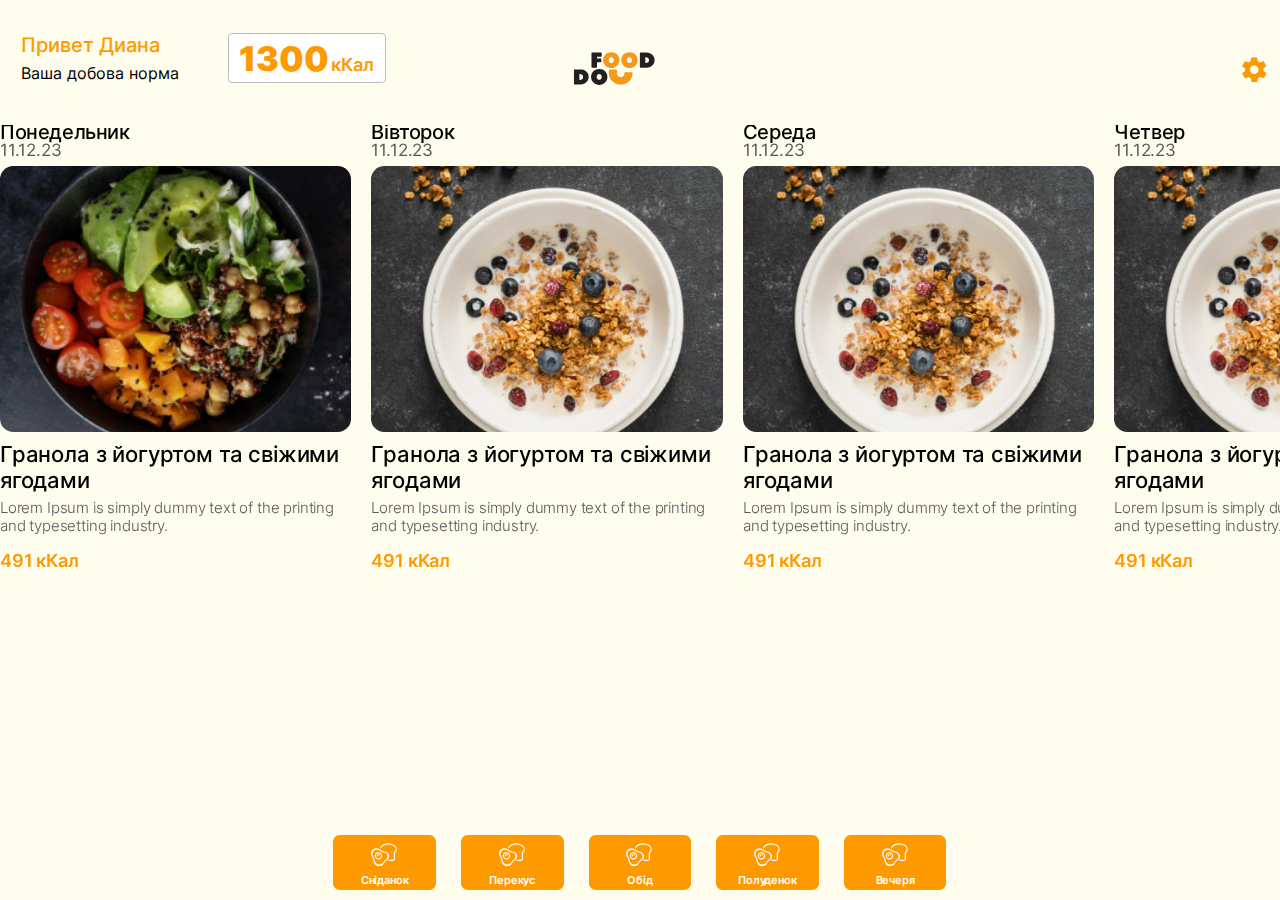
<file: index.html>
<!DOCTYPE html>
<html lang="en">

<head>
    <meta charset="UTF-8">
    <meta name="viewport" content="width=device-width, initial-scale=1.0">
    <title>Document</title>
    <link rel="stylesheet" href="https://cdn.jsdelivr.net/npm/swiper@10/swiper-bundle.min.css" /> 

    <link rel="stylesheet" href="./css/style.css">
</head>

<body>
    <div class="wrapper">
        <header class="header">
            <div class="header__container container">
                <div class="daily__content daily__content--mobile">
                    <div class="daily__content-left">
                        <h4 class="daily__content-name">Привет Диана</h4>
                        <span class="daily__content-value">Ваша добова норма</span>
                    </div>
                    <div class="daily__content-right">
                        <div class="daily__content-right-wrapper">
                            <span class="daily__content-numb">1300</span>
                            <span class="daily__content-variable">кКал</span>
                        </div>
                    </div>
                </div>
                
                <div class="header__content">
                    <a href="">
                        <svg class="header__icon" xmlns="http://www.w3.org/2000/svg" width="88" height="40"
                            viewBox="0 0 88 40" fill="none">
                            <path
                                d="M20.8114 18.0037V4.06874C20.8117 3.97566 20.8307 3.88355 20.8673 3.79774C20.9039 3.71192 20.9574 3.63409 21.0247 3.56874C21.1591 3.43534 21.3418 3.35982 21.5326 3.35874H30.4812C30.577 3.35962 30.6718 3.37828 30.7605 3.41374C30.8477 3.44818 30.927 3.49915 30.9942 3.56374C31.0631 3.63011 31.1168 3.71024 31.1516 3.79874C31.1905 3.88526 31.2096 3.97915 31.2075 4.07374V6.79874C31.2109 6.89456 31.1936 6.99001 31.1567 7.07874C31.1187 7.16562 31.0654 7.24518 30.9992 7.31374C30.9305 7.37996 30.8495 7.43258 30.7605 7.46874C30.6723 7.50546 30.5769 7.52254 30.4812 7.51874H26.4183V9.31374H30.0394C30.1355 9.31168 30.2308 9.33046 30.3187 9.36874C30.408 9.4042 30.4891 9.4569 30.5574 9.52374C30.6241 9.59188 30.6775 9.67154 30.7148 9.75874C30.7513 9.84599 30.7703 9.93938 30.7707 10.0337V12.5337C30.7698 12.6297 30.7509 12.7246 30.7148 12.8137C30.6762 12.8987 30.6229 12.9766 30.5574 13.0437C30.4891 13.1106 30.408 13.1633 30.3187 13.1987C30.2308 13.237 30.1355 13.2558 30.0394 13.2537H26.4081V18.0037C26.4093 18.0982 26.3902 18.1919 26.3523 18.2787C26.3163 18.3659 26.2633 18.4452 26.1962 18.5121C26.1291 18.579 26.0492 18.6322 25.9612 18.6687C25.8723 18.7038 25.7776 18.7224 25.6819 18.7237H21.5377C21.345 18.7211 21.1611 18.6443 21.0253 18.5097C20.8895 18.3751 20.8127 18.1934 20.8114 18.0037Z"
                                fill="#231F20" />
                            <path
                                d="M69.9577 18.0037V4.06874C69.9605 3.88118 70.0369 3.70196 70.171 3.56874C70.3054 3.43534 70.4881 3.35982 70.6789 3.35874H74.5031C75.7347 3.34702 76.9655 3.42557 78.1852 3.59374C79.0485 3.7041 79.8885 3.94882 80.6737 4.31874C81.971 4.94123 83.0679 5.90517 83.8428 7.10374C84.5706 8.29687 84.9437 9.66718 84.9195 11.0587C84.9438 12.4487 84.5707 13.8175 83.8428 15.0087C83.0815 16.1948 82.0096 17.1569 80.7398 17.7937C79.9382 18.1685 79.0809 18.415 78.2004 18.5237C76.8536 18.6979 75.4957 18.7748 74.1375 18.7537H70.7145C70.6143 18.7596 70.514 18.7443 70.4203 18.7089C70.3266 18.6736 70.2416 18.619 70.171 18.5487C70.0993 18.4787 70.0424 18.3955 70.0034 18.3037C69.9661 18.2082 69.9505 18.1058 69.9577 18.0037ZM75.5036 14.0037C76.4957 14.08 77.4841 13.8168 78.302 13.2587C78.6101 12.9717 78.848 12.6195 78.9978 12.2287C79.146 11.8378 79.205 11.4196 79.1704 11.0037C79.1965 10.5922 79.1342 10.18 78.9876 9.79374C78.8377 9.40696 78.6037 9.05712 78.302 8.76874C77.5596 8.21092 76.6319 7.94693 75.7017 8.02874H75.4579L75.5036 14.0037Z"
                                fill="#231F20" />
                            <path
                                d="M3.00052 35.0487V21.1037C3.00186 20.915 3.07897 20.7344 3.21502 20.6014C3.35108 20.4684 3.53503 20.3937 3.72677 20.3937H7.52562C8.75706 20.3803 9.98781 20.4572 11.2077 20.6237C12.0717 20.7335 12.9121 20.98 13.6962 21.3537C14.9935 21.9762 16.0903 22.9402 16.8653 24.1387C17.5932 25.33 17.9663 26.6987 17.942 28.0887C17.9663 29.4787 17.5932 30.8475 16.8653 32.0387C16.1043 33.2263 15.0324 34.1901 13.7622 34.8287C12.9698 35.1987 12.1232 35.4434 11.2534 35.5537C9.90666 35.7292 8.54874 35.8078 7.19043 35.7887H3.76232C3.66188 35.7896 3.56211 35.7727 3.46776 35.7387C3.3748 35.7046 3.29005 35.6518 3.2189 35.5837C3.14835 35.5128 3.09155 35.4298 3.05131 35.3387C3.01399 35.2466 2.99669 35.1478 3.00052 35.0487ZM8.54643 31.0487C9.53828 31.1225 10.5259 30.8596 11.3448 30.3037C11.6469 30.0225 11.8826 29.6794 12.0355 29.2987C12.1837 28.9079 12.2427 28.4896 12.2082 28.0737C12.2404 27.6612 12.1815 27.2467 12.0355 26.8587C11.883 26.4733 11.6493 26.1239 11.3499 25.8337C10.6069 25.2773 9.6792 25.015 8.74958 25.0987H8.51088L8.54643 31.0487Z"
                                fill="#231F20" />
                            <path
                                d="M49.2114 11.0787C49.2206 12.1564 49.0135 13.2252 48.6019 14.2237C48.2026 15.1987 47.6031 16.0821 46.8411 16.8185C46.0791 17.555 45.1709 18.1287 44.1733 18.5037C42.0809 19.3039 39.76 19.3039 37.6675 18.5037C36.657 18.1176 35.7363 17.5342 34.9606 16.7887C34.2093 16.059 33.6196 15.1839 33.2288 14.2187C32.8256 13.2114 32.6255 12.1364 32.6397 11.0537C32.6263 9.96629 32.8264 8.88654 33.2288 7.87374C33.6196 6.90854 34.2093 6.0335 34.9606 5.30374C35.7361 4.56286 36.6525 3.98004 37.6574 3.58874C39.7649 2.80375 42.0912 2.80375 44.1987 3.58874C45.2035 3.98004 46.12 4.56286 46.8955 5.30374C47.6468 6.0335 48.2365 6.90854 48.6273 7.87374C49.034 8.89391 49.2325 9.983 49.2114 11.0787ZM40.8874 13.9737C41.2355 13.9844 41.5819 13.9213 41.9031 13.7887C42.2305 13.6486 42.5233 13.4406 42.7614 13.1787C43.2773 12.5995 43.5497 11.8486 43.5232 11.0787C43.5575 10.304 43.3008 9.54396 42.8021 8.94374C42.5583 8.68851 42.2646 8.48443 41.9387 8.34374C41.4471 8.13362 40.9015 8.0785 40.3768 8.18593C39.8521 8.29336 39.3741 8.55808 39.0083 8.94374C38.5009 9.53586 38.2397 10.2949 38.277 11.0687C38.239 11.8351 38.5007 12.5866 39.0083 13.1687C39.243 13.4333 39.5344 13.6434 39.8615 13.7837C40.1849 13.9213 40.5354 13.9862 40.8874 13.9737Z"
                                fill="#F4991A" />
                            <path
                                d="M67.642 11.0787C67.653 12.156 67.4476 13.2248 67.0376 14.2237C66.6429 15.1881 66.0518 16.0628 65.3007 16.7937C64.5306 17.5388 63.6149 18.1222 62.609 18.5087C60.5148 19.3087 58.1924 19.3087 56.0981 18.5087C55.0916 18.1235 54.1757 17.5399 53.4064 16.7937C52.6447 16.0674 52.0461 15.1919 51.6492 14.2237C51.2513 13.2149 51.0514 12.1409 51.0601 11.0587C51.0519 9.97169 51.2518 8.89288 51.6492 7.87871C52.0401 6.91233 52.6317 6.03698 53.3861 5.30871C54.1549 4.5643 55.0688 3.9809 56.0728 3.59371C58.1803 2.80873 60.5065 2.80873 62.6141 3.59371C63.6189 3.98502 64.5354 4.56783 65.3109 5.30871C66.0622 6.03847 66.6518 6.91352 67.0427 7.87871C67.454 8.89626 67.6577 9.98364 67.642 11.0787ZM59.3231 13.9737C59.6712 13.984 60.0175 13.921 60.3388 13.7887C60.6653 13.647 60.9577 13.4391 61.1971 13.1787C61.6969 12.593 61.9528 11.8427 61.9132 11.0787C61.9519 10.3042 61.6966 9.54326 61.1971 8.94371C60.9533 8.68848 60.6597 8.4844 60.3338 8.34371C60.0074 8.20181 59.6545 8.12852 59.2977 8.12852C58.9409 8.12852 58.588 8.20181 58.2617 8.34371C57.9357 8.4844 57.6421 8.68848 57.3983 8.94371C56.9123 9.54436 56.6731 10.3027 56.7279 11.0687C56.6857 11.833 56.9419 12.5843 57.444 13.1687C57.6816 13.4323 57.9744 13.6421 58.3023 13.7837C58.6248 13.9182 58.9729 13.983 59.3231 13.9737Z"
                                fill="#F4991A" />
                            <path
                                d="M36.9515 28.1137C36.9608 29.1913 36.7537 30.2601 36.3421 31.2587C35.9462 32.2213 35.3572 33.0954 34.6103 33.8287C33.8383 34.5739 32.9209 35.1573 31.9135 35.5437C29.8211 36.3439 27.5002 36.3439 25.4077 35.5437C24.396 35.1598 23.4748 34.5762 22.7008 33.8287C21.9495 33.0989 21.3598 32.2239 20.969 31.2587C20.5686 30.2506 20.3686 29.1761 20.3798 28.0937C20.3691 27.0065 20.569 25.9272 20.969 24.9137C21.358 23.9476 21.9479 23.0722 22.7008 22.3437C23.4713 21.6014 24.3847 21.0183 25.3874 20.6287C27.494 19.8386 29.8221 19.8386 31.9287 20.6287C32.9336 21.02 33.85 21.6028 34.6255 22.3437C35.3768 23.0735 35.9665 23.9485 36.3573 24.9137C36.7668 25.9316 36.9688 27.019 36.9515 28.1137ZM28.6276 31.0037C28.9758 31.0148 29.3223 30.9517 29.6433 30.8187C29.9707 30.6786 30.2635 30.4705 30.5016 30.2087C31.0028 29.6235 31.2605 28.8733 31.2228 28.1087C31.2567 27.3473 31.0096 26.5996 30.527 26.0037C30.2842 25.7477 29.9905 25.5436 29.6642 25.404C29.3379 25.2644 28.9859 25.1924 28.6301 25.1924C28.2744 25.1924 27.9224 25.2644 27.5961 25.404C27.2698 25.5436 26.9761 25.7477 26.7333 26.0037C26.2295 26.5973 25.972 27.3562 26.0121 28.1287C25.9713 28.8937 26.2294 29.645 26.7333 30.2287C26.9677 30.4946 27.2615 30.7033 27.5916 30.8387C27.9205 30.9677 28.2741 31.0241 28.6276 31.0037Z"
                                fill="#231F20" />
                            <path
                                d="M38.4447 24.0037C38.4348 25.5709 38.7296 27.1256 39.3131 28.5837C39.8901 29.9769 40.7548 31.2369 41.8525 32.2837C42.9643 33.3893 44.2908 34.2633 45.7529 34.8537C48.7801 36.0087 52.1364 36.0087 55.1637 34.8537C56.6188 34.2822 57.9444 33.4325 59.0641 32.3537C60.1799 31.2861 61.0645 30.0071 61.6644 28.5937C62.2329 27.1958 62.5275 25.7045 62.5328 24.1987V24.0237C62.5197 23.8345 62.4366 23.6566 62.2992 23.5237C62.1628 23.3939 61.981 23.3206 61.7913 23.3187H55.057C54.8716 23.3133 54.6907 23.3757 54.5492 23.4937C54.4118 23.6084 54.3216 23.7683 54.2952 23.9437L54.2089 24.4437C54.1872 25.4167 53.8288 26.3533 53.1931 27.0987C52.8363 27.4633 52.4077 27.7525 51.9336 27.9487C51.4615 28.1468 50.9537 28.2488 50.4405 28.2488C49.9273 28.2488 49.4195 28.1468 48.9474 27.9487C48.4756 27.751 48.049 27.462 47.6929 27.0987C46.9662 26.2479 46.591 25.1592 46.6417 24.0487V21.1487C46.6398 20.962 46.5653 20.783 46.4334 20.6487C46.2983 20.5157 46.1166 20.4388 45.9256 20.4337H39.1557C38.9639 20.4402 38.7823 20.5202 38.6495 20.6565C38.5167 20.7928 38.4432 20.9748 38.4447 21.1637V24.0037Z"
                                fill="#F4991A" />
                        </svg>
                    </a>
                    <a href="">
                        <svg class="header__icon--settings" xmlns="http://www.w3.org/2000/svg" width="25" height="25"
                            viewBox="0 0 25 25" fill="none">
                            <g clip-path="url(#clip0_1221_135)">
                                <path
                                    d="M21.7173 13.8191C21.7173 13.4422 21.8429 13.0653 21.8429 12.5628C21.8429 12.0603 21.8429 11.6834 21.7173 11.3065L24.3554 9.17085C24.6067 8.9196 24.6067 8.66834 24.4811 8.41709L21.9685 4.0201C21.8429 3.89447 21.5917 3.76884 21.2147 3.89447L18.074 5.15075C17.4459 4.64824 16.6921 4.27136 15.9384 3.89447L15.4359 0.628141C15.5615 0.251256 15.1846 0 14.9333 0H9.90823C9.65692 0 9.28009 0.251256 9.28009 0.502513L8.77758 3.89447C8.02381 4.14573 7.39567 4.64824 6.6419 5.15075L3.62683 3.89447C3.24995 3.76884 2.99869 3.89447 2.74739 4.14573L0.234831 8.54271C0.109203 8.66834 0.234831 9.04523 0.486087 9.29648L3.12427 11.3065C3.12427 11.6834 2.99865 12.0603 2.99865 12.5628C2.99865 13.0653 2.99865 13.4422 3.12427 13.8191L0.486087 15.9548C0.234831 16.2061 0.234831 16.4573 0.360459 16.7086L2.87302 21.1056C2.99865 21.2312 3.24985 21.3568 3.62679 21.2312L6.76748 19.9749C7.39562 20.4774 8.14939 20.8543 8.90316 21.2312L9.40567 24.4975C9.40567 24.7488 9.65692 25 10.0338 25H15.0589C15.3102 25 15.6871 24.7487 15.6871 24.4975L16.1896 21.2312C16.9433 20.8543 17.6971 20.4774 18.3253 19.9749L21.4659 21.2312C21.7173 21.3568 22.0941 21.2312 22.2198 20.9799L24.7323 16.5829C24.858 16.3317 24.858 15.9548 24.6066 15.8291L21.7173 13.8191ZM12.4208 16.9598C10.0339 16.9598 8.02381 14.9497 8.02381 12.5628C8.02381 10.1759 10.0339 8.16583 12.4208 8.16583C14.8077 8.16583 16.8178 10.1759 16.8178 12.5628C16.8178 14.9497 14.8077 16.9598 12.4208 16.9598Z"
                                    fill="#FF9900" />
                            </g>
                            <defs>
                                <clipPath id="clip0_1221_135">
                                    <rect width="25" height="25" fill="white" />
                                </clipPath>
                            </defs>
                        </svg>
                    </a>
                </div>
            </div>
        </header>

        <main class="main">
            <section class="daily">
                <div class="container daily__container">
                    <div class="daily__content">
                        <div class="daily__content-left">
                            <h4 class="daily__content-name">Привет Диана</h4>
                            <span class="daily__content-value">Ваша добова норма</span>
                        </div>
                        <div class="daily__content-right">
                            <div class="daily__content-right-wrapper">
                                <span class="daily__content-numb">1300</span>
                                <span class="daily__content-variable">кКал</span>
                            </div>
                        </div>
                    </div>
                </div>
            </section>
            <section class="foods">
                <div class="container foods__container">
                    <div class="swiper__container">
                        <div class="swiper">
                            <div class="foods__wrapper">
                                <div class="swiper-wrapper">
                                    <div class="swiper-slide swiper-slide--food">
                                        <div class="swiper-slide__text-top">
                                            <h6 class="swiper-slide__day">Понедельник</h4>
                                                <span class="swiper-slide__date">11.12.23</span>
                                        </div>
                                            <a class="swiper-slide__img-link" href="./single-food.html">
                                                <div class="swiper-slide__img-wrapper">
                                                    <img class="swiper__slide-img" src="./img/foods/2.jpg" alt="foodImg">
                                                </div>
                                            </a>
                                        <div class="swiper-slide__text-bottom">
                                            <a href="./single-food.html">
                                                <h5 class="cases__slide-title">
                                                    Гранола з йогуртом та свіжими ягодами
                                                </h5>
                                            </a>
                                            <p class="cases__slide-text">
                                                Lorem Ipsum is simply dummy text of the printing and typesetting
                                                industry.
                                            </p>
                                            <span class="cases__slide-text__calories">491 кКал</span>
                                        </div>
                                    </div>
                                    <div class="swiper-slide swiper-slide--food">
                                        <div class="swiper-slide__text-top">
                                            <h6 class="swiper-slide__day">Вівторок</h4>
                                                <span class="swiper-slide__date">11.12.23</span>
                                        </div>
                                            <a class="swiper-slide__img-link" href="./single-food.html">
                                                <div class="swiper-slide__img-wrapper">
                                                    <img class="swiper__slide-img" src="./img/foods/1.jpg" alt="foodImg">
                                                </div>
                                            </a>
                                        <div class="swiper-slide__text-bottom">
                                            <a href="./single-food.html">
                                                <h5 class="cases__slide-title">
                                                    Гранола з йогуртом та свіжими ягодами
                                                </h5>
                                            </a>
                                            <p class="cases__slide-text">
                                                Lorem Ipsum is simply dummy text of the printing and typesetting
                                                industry.
                                            </p>
                                            <span class="cases__slide-text__calories">491 кКал</span>
                                        </div>
                                    </div>
                                    <div class="swiper-slide swiper-slide--food">
                                        <div class="swiper-slide__text-top">
                                            <h6 class="swiper-slide__day">Середа</h4>
                                                <span class="swiper-slide__date">11.12.23</span>
                                        </div>
                                            <a class="swiper-slide__img-link" href="./single-food.html">
                                                <div class="swiper-slide__img-wrapper">
                                                    <img class="swiper__slide-img" src="./img/foods/1.jpg" alt="foodImg">
                                                </div>
                                            </a>
                                        <div class="swiper-slide__text-bottom">
                                            <a href="./single-food.html">
                                                <h5 class="cases__slide-title">
                                                    Гранола з йогуртом та свіжими ягодами
                                                </h5>
                                            </a>
                                            <p class="cases__slide-text">
                                                Lorem Ipsum is simply dummy text of the printing and typesetting
                                                industry.
                                            </p>
                                            <span class="cases__slide-text__calories">491 кКал</span>
                                        </div>
                                    </div>
                                    <div class="swiper-slide swiper-slide--food">
                                        <div class="swiper-slide__text-top">
                                            <h6 class="swiper-slide__day">Четвер</h4>
                                                <span class="swiper-slide__date">11.12.23</span>
                                        </div>
                                            <a class="swiper-slide__img-link" href="./single-food.html">
                                                <div class="swiper-slide__img-wrapper">
                                                    <img class="swiper__slide-img" src="./img/foods/1.jpg" alt="foodImg">
                                                </div>
                                            </a>
                                        <div class="swiper-slide__text-bottom">
                                            <a href="./single-food.html">
                                                <h5 class="cases__slide-title">
                                                    Гранола з йогуртом та свіжими ягодами
                                                </h5>
                                            </a>
                                            <p class="cases__slide-text">
                                                Lorem Ipsum is simply dummy text of the printing and typesetting
                                                industry.
                                            </p>
                                            <span class="cases__slide-text__calories">491 кКал</span>
                                        </div>
                                    </div>
                                    <div class="swiper-slide swiper-slide--food">
                                        <div class="swiper-slide__text-top">
                                            <h6 class="swiper-slide__day">п'ятниця</h4>
                                                <span class="swiper-slide__date">11.12.23</span>
                                        </div>
                                            <a class="swiper-slide__img-link" href="./single-food.html">
                                                <div class="swiper-slide__img-wrapper">
                                                    <img class="swiper__slide-img" src="./img/foods/1.jpg" alt="foodImg">
                                                </div>
                                            </a>
                                        <div class="swiper-slide__text-bottom">
                                            <a href="./single-food.html">
                                                <h5 class="cases__slide-title">
                                                    Гранола з йогуртом та свіжими ягодами
                                                </h5>
                                            </a>
                                            <p class="cases__slide-text">
                                                Lorem Ipsum is simply dummy text of the printing and typesetting
                                                industry.
                                            </p>
                                            <span class="cases__slide-text__calories">491 кКал</span>
                                        </div>
                                    </div>
                                    <div class="swiper-slide swiper-slide--food">
                                        <div class="swiper-slide__text-top">
                                            <h6 class="swiper-slide__day">Субота</h4>
                                                <span class="swiper-slide__date">11.12.23</span>
                                        </div>
                                            <a class="swiper-slide__img-link" href="./single-food.html">
                                                <div class="swiper-slide__img-wrapper">
                                                    <img class="swiper__slide-img" src="./img/foods/1.jpg" alt="foodImg">
                                                </div>
                                            </a>
                                        <div class="swiper-slide__text-bottom">
                                            <a href="./single-food.html">
                                                <h5 class="cases__slide-title">
                                                    Гранола з йогуртом та свіжими ягодами
                                                </h5>
                                            </a>
                                            <p class="cases__slide-text">
                                                Lorem Ipsum is simply dummy text of the printing and typesetting
                                                industry.
                                            </p>
                                            <span class="cases__slide-text__calories">491 кКал</span>
                                        </div>
                                    </div>
                                    <div class="swiper-slide swiper-slide--food">
                                        <div class="swiper-slide__text-top">
                                            <h6 class="swiper-slide__day">Неділя</h4>
                                                <span class="swiper-slide__date">11.12.23</span>
                                        </div>
                                            <a class="swiper-slide__img-link" href="./single-food.html">
                                                <div class="swiper-slide__img-wrapper">
                                                    <img class="swiper__slide-img" src="./img/foods/1.jpg" alt="foodImg">
                                                </div>
                                            </a>
                                        <div class="swiper-slide__text-bottom">
                                            <a href="./single-food.html">
                                                <h5 class="cases__slide-title">
                                                    Гранола з йогуртом та свіжими ягодами
                                                </h5>
                                            </a>
                                            <p class="cases__slide-text">
                                                Lorem Ipsum is simply dummy text of the printing and typesetting
                                                industry.
                                            </p>
                                            <span class="cases__slide-text__calories">491 кКал</span>
                                        </div>
                                    </div>
                                    
                                </div>
                            </div>
                        </div>
                    </div>
                </div>
            </section>
        </main>
        <footer class="footer">
            <div class="container footer__container">
                <div class="footer__content">
                    <nav class="footer__navigation">
                        <div class="swiper__container">
                            <div class="swiper">
                                <div class="nav__wrapper">
                                    <div class="swiper-wrapper">
                                        <div class="swiper-slide swiper__slide-nav">
                                            <a class="footer__navigation-list__item-link" href="">
                                                <li class="footer__navigation-list__item">
                                                    <svg class="swiper__icon" xmlns="http://www.w3.org/2000/svg" width="27" height="23"
                                                        viewBox="0 0 27 23" fill="none">
                                                        <path
                                                            d="M7.59672 15.329C6.13285 15.329 4.94743 14.141 4.94743 12.678C4.94743 11.2147 6.13285 10.0275 7.59672 10.0275C9.06058 10.0275 10.2468 11.2147 10.2468 12.678C10.2472 14.1406 9.06058 15.329 7.59672 15.329ZM7.59754 8.96021C5.54504 8.96021 3.88101 10.6257 3.88101 12.6776C3.88101 14.7302 5.54504 16.3945 7.59754 16.3945C9.65003 16.3945 11.3143 14.731 11.3143 12.6776C11.3143 10.6253 9.64958 8.96021 7.59754 8.96021Z"
                                                            fill="white" />
                                                        <path
                                                            d="M14.7144 16.7573C14.7144 16.7573 14.6809 16.7713 14.613 16.8057C14.3607 16.9566 13.6254 17.4919 12.4591 19.1729C12.337 19.343 12.2118 19.5226 12.0847 19.7182C11.2148 20.8124 9.86834 21.5162 8.35615 21.5162C5.88671 21.5162 3.86418 19.6456 3.62046 17.2384C3.61607 17.1418 3.6061 17.0432 3.60129 16.9518C3.45121 15.26 2.97917 14.4337 2.74563 14.1215C2.72646 14.0936 2.70729 14.0684 2.68775 14.0505C2.63907 13.9866 2.60951 13.961 2.60951 13.961C1.91428 13.1654 1.50135 12.1251 1.50135 10.9808C1.50135 8.45829 3.54785 6.41158 6.07115 6.41158C7.08728 6.41158 8.03001 6.73736 8.78948 7.30599C8.80866 7.32512 8.83279 7.33452 8.85192 7.36408C8.9158 7.42738 9.04133 7.52455 9.21703 7.66026C9.22643 7.67065 9.23176 7.68001 9.24158 7.68001C9.89728 8.17664 11.2691 9.0167 13.2956 9.39157C14.2765 9.49379 15.1527 9.9646 15.7802 10.6604C16.4126 11.3552 16.7954 12.2736 16.7954 13.2907C16.7958 14.7997 15.9503 16.1007 14.7144 16.7573ZM17.0816 10.0115C16.3312 9.17979 15.2837 8.61613 14.1092 8.49416C11.6845 8.04626 10.044 7.04031 9.25878 6.44668C9.24699 6.44668 9.24121 6.43531 9.22984 6.42336C9.02007 6.26109 8.86916 6.1445 8.79371 6.06905C8.76999 6.03395 8.74125 6.02234 8.71765 5.99898C7.81047 5.31852 6.68235 4.92895 5.4666 4.92895C2.44867 4.92936 0 7.37742 0 10.3955C0 11.7622 0.494209 13.0077 1.32614 13.9618C1.32614 13.9618 1.36087 13.9897 1.41937 14.0668C1.44215 14.0891 1.46551 14.1191 1.48846 14.1542C1.76809 14.5246 2.33135 15.5151 2.5116 17.5386C2.51739 17.6491 2.52917 17.7649 2.53574 17.8823C2.82638 20.7605 5.2455 23 8.20057 23C10.0089 23 11.6199 22.1573 12.6612 20.8483C12.8133 20.6152 12.9636 20.4 13.1097 20.1957C14.5053 18.1837 15.3831 17.5446 15.6857 17.3637C15.7668 17.3222 15.8079 17.3055 15.8079 17.3055C17.2849 16.5207 18.2977 14.9614 18.2977 13.1578C18.296 11.9426 17.8369 10.8435 17.0816 10.0115Z"
                                                            fill="white" />
                                                        <path
                                                            d="M6.14648 11.7562C6.14648 11.7562 6.69496 11.0385 7.63387 10.9932C8.2454 10.9842 8.62725 11.1656 8.74544 11.3291C8.86358 11.4924 9.06342 12.0744 8.36363 12.274C8.2181 12.2924 7.96342 12.1934 7.96342 12.1934C7.96342 12.1934 7.44508 12.0477 7.10912 12.4289C6.97299 12.6021 6.91811 12.7382 6.89114 12.8293C6.8638 12.9203 6.74085 13.2932 6.32944 13.2835C5.91869 13.2744 5.67337 12.8748 5.78256 12.5019C5.89176 12.1291 6.14648 11.7562 6.14648 11.7562Z"
                                                            fill="white" />
                                                        <path
                                                            d="M9.49231 5.21335C9.49231 5.21335 10.0342 5.51294 10.3338 4.85908C10.634 4.20498 11.0885 3.36845 12.4697 2.48726C13.1695 1.98726 14.9412 1.30586 16.7587 1.19683C17.5954 1.13295 19.7942 1.01518 22.2848 2.34173C22.8117 2.63237 24.547 3.73196 24.838 5.55888C24.9298 6.24927 24.9745 7.54626 23.4305 8.96062C23.2484 9.11194 23.1574 9.22109 23.1574 9.42548C23.1574 9.62987 23.1486 15.9641 23.1486 15.9641C23.1486 15.9641 23.0936 16.7458 22.3582 16.7458C21.6221 16.7458 18.1954 16.7458 18.1954 16.7458C18.1954 16.7458 17.6497 16.7178 17.5503 17.2456C17.5415 17.446 17.6054 17.909 18.0501 17.909C18.4956 17.909 22.0397 17.909 22.0397 17.909C22.0397 17.909 23.0209 18.0088 23.5663 17.4919C24.1115 16.9725 24.3112 16.5729 24.3112 15.9645C24.3112 15.3562 24.3112 10.0125 24.3112 10.0125C24.3112 10.0125 24.3846 9.64863 24.6026 9.4263C24.8201 9.20393 25.9383 7.99179 26.0465 6.43034C26.0653 5.34135 25.9555 4.36028 24.9375 3.06973C23.9208 1.7793 22.102 0.725444 20.2669 0.325611C18.4314 -0.0745925 15.3412 -0.419459 12.2155 1.30705C10.5433 2.19744 9.8401 3.26968 9.4924 3.88783C9.14363 4.50498 9.04059 4.88684 9.49231 5.21335Z"
                                                            fill="white" />
                                                    </svg>
                                                    <span class="footer__navigation-list__item-value">
                                                        Сніданок
                                                    </span>
                                                </li>
                                            </a>
                                        </div>
                                        <div class="swiper-slide swiper__slide-nav">
                                            <a class="footer__navigation-list__item-link" href="">
                                                <li class="footer__navigation-list__item">
                                                    <svg class="swiper__icon" xmlns="http://www.w3.org/2000/svg" width="27" height="23"
                                                        viewBox="0 0 27 23" fill="none">
                                                        <path
                                                            d="M7.59672 15.329C6.13285 15.329 4.94743 14.141 4.94743 12.678C4.94743 11.2147 6.13285 10.0275 7.59672 10.0275C9.06058 10.0275 10.2468 11.2147 10.2468 12.678C10.2472 14.1406 9.06058 15.329 7.59672 15.329ZM7.59754 8.96021C5.54504 8.96021 3.88101 10.6257 3.88101 12.6776C3.88101 14.7302 5.54504 16.3945 7.59754 16.3945C9.65003 16.3945 11.3143 14.731 11.3143 12.6776C11.3143 10.6253 9.64958 8.96021 7.59754 8.96021Z"
                                                            fill="white" />
                                                        <path
                                                            d="M14.7144 16.7573C14.7144 16.7573 14.6809 16.7713 14.613 16.8057C14.3607 16.9566 13.6254 17.4919 12.4591 19.1729C12.337 19.343 12.2118 19.5226 12.0847 19.7182C11.2148 20.8124 9.86834 21.5162 8.35615 21.5162C5.88671 21.5162 3.86418 19.6456 3.62046 17.2384C3.61607 17.1418 3.6061 17.0432 3.60129 16.9518C3.45121 15.26 2.97917 14.4337 2.74563 14.1215C2.72646 14.0936 2.70729 14.0684 2.68775 14.0505C2.63907 13.9866 2.60951 13.961 2.60951 13.961C1.91428 13.1654 1.50135 12.1251 1.50135 10.9808C1.50135 8.45829 3.54785 6.41158 6.07115 6.41158C7.08728 6.41158 8.03001 6.73736 8.78948 7.30599C8.80866 7.32512 8.83279 7.33452 8.85192 7.36408C8.9158 7.42738 9.04133 7.52455 9.21703 7.66026C9.22643 7.67065 9.23176 7.68001 9.24158 7.68001C9.89728 8.17664 11.2691 9.0167 13.2956 9.39157C14.2765 9.49379 15.1527 9.9646 15.7802 10.6604C16.4126 11.3552 16.7954 12.2736 16.7954 13.2907C16.7958 14.7997 15.9503 16.1007 14.7144 16.7573ZM17.0816 10.0115C16.3312 9.17979 15.2837 8.61613 14.1092 8.49416C11.6845 8.04626 10.044 7.04031 9.25878 6.44668C9.24699 6.44668 9.24121 6.43531 9.22984 6.42336C9.02007 6.26109 8.86916 6.1445 8.79371 6.06905C8.76999 6.03395 8.74125 6.02234 8.71765 5.99898C7.81047 5.31852 6.68235 4.92895 5.4666 4.92895C2.44867 4.92936 0 7.37742 0 10.3955C0 11.7622 0.494209 13.0077 1.32614 13.9618C1.32614 13.9618 1.36087 13.9897 1.41937 14.0668C1.44215 14.0891 1.46551 14.1191 1.48846 14.1542C1.76809 14.5246 2.33135 15.5151 2.5116 17.5386C2.51739 17.6491 2.52917 17.7649 2.53574 17.8823C2.82638 20.7605 5.2455 23 8.20057 23C10.0089 23 11.6199 22.1573 12.6612 20.8483C12.8133 20.6152 12.9636 20.4 13.1097 20.1957C14.5053 18.1837 15.3831 17.5446 15.6857 17.3637C15.7668 17.3222 15.8079 17.3055 15.8079 17.3055C17.2849 16.5207 18.2977 14.9614 18.2977 13.1578C18.296 11.9426 17.8369 10.8435 17.0816 10.0115Z"
                                                            fill="white" />
                                                        <path
                                                            d="M6.14648 11.7562C6.14648 11.7562 6.69496 11.0385 7.63387 10.9932C8.2454 10.9842 8.62725 11.1656 8.74544 11.3291C8.86358 11.4924 9.06342 12.0744 8.36363 12.274C8.2181 12.2924 7.96342 12.1934 7.96342 12.1934C7.96342 12.1934 7.44508 12.0477 7.10912 12.4289C6.97299 12.6021 6.91811 12.7382 6.89114 12.8293C6.8638 12.9203 6.74085 13.2932 6.32944 13.2835C5.91869 13.2744 5.67337 12.8748 5.78256 12.5019C5.89176 12.1291 6.14648 11.7562 6.14648 11.7562Z"
                                                            fill="white" />
                                                        <path
                                                            d="M9.49231 5.21335C9.49231 5.21335 10.0342 5.51294 10.3338 4.85908C10.634 4.20498 11.0885 3.36845 12.4697 2.48726C13.1695 1.98726 14.9412 1.30586 16.7587 1.19683C17.5954 1.13295 19.7942 1.01518 22.2848 2.34173C22.8117 2.63237 24.547 3.73196 24.838 5.55888C24.9298 6.24927 24.9745 7.54626 23.4305 8.96062C23.2484 9.11194 23.1574 9.22109 23.1574 9.42548C23.1574 9.62987 23.1486 15.9641 23.1486 15.9641C23.1486 15.9641 23.0936 16.7458 22.3582 16.7458C21.6221 16.7458 18.1954 16.7458 18.1954 16.7458C18.1954 16.7458 17.6497 16.7178 17.5503 17.2456C17.5415 17.446 17.6054 17.909 18.0501 17.909C18.4956 17.909 22.0397 17.909 22.0397 17.909C22.0397 17.909 23.0209 18.0088 23.5663 17.4919C24.1115 16.9725 24.3112 16.5729 24.3112 15.9645C24.3112 15.3562 24.3112 10.0125 24.3112 10.0125C24.3112 10.0125 24.3846 9.64863 24.6026 9.4263C24.8201 9.20393 25.9383 7.99179 26.0465 6.43034C26.0653 5.34135 25.9555 4.36028 24.9375 3.06973C23.9208 1.7793 22.102 0.725444 20.2669 0.325611C18.4314 -0.0745925 15.3412 -0.419459 12.2155 1.30705C10.5433 2.19744 9.8401 3.26968 9.4924 3.88783C9.14363 4.50498 9.04059 4.88684 9.49231 5.21335Z"
                                                            fill="white" />
                                                    </svg>
                                                    <span class="footer__navigation-list__item-value">
                                                        Перекус
                                                    </span>
                                                </li>
                                            </a>
                                        </div>
                                        <div class="swiper-slide swiper__slide-nav">
                                            <a class="footer__navigation-list__item-link" href="">
                                                <li class="footer__navigation-list__item">
                                                    <svg class="swiper__icon" xmlns="http://www.w3.org/2000/svg" width="27" height="23"
                                                        viewBox="0 0 27 23" fill="none">
                                                        <path
                                                            d="M7.59672 15.329C6.13285 15.329 4.94743 14.141 4.94743 12.678C4.94743 11.2147 6.13285 10.0275 7.59672 10.0275C9.06058 10.0275 10.2468 11.2147 10.2468 12.678C10.2472 14.1406 9.06058 15.329 7.59672 15.329ZM7.59754 8.96021C5.54504 8.96021 3.88101 10.6257 3.88101 12.6776C3.88101 14.7302 5.54504 16.3945 7.59754 16.3945C9.65003 16.3945 11.3143 14.731 11.3143 12.6776C11.3143 10.6253 9.64958 8.96021 7.59754 8.96021Z"
                                                            fill="white" />
                                                        <path
                                                            d="M14.7144 16.7573C14.7144 16.7573 14.6809 16.7713 14.613 16.8057C14.3607 16.9566 13.6254 17.4919 12.4591 19.1729C12.337 19.343 12.2118 19.5226 12.0847 19.7182C11.2148 20.8124 9.86834 21.5162 8.35615 21.5162C5.88671 21.5162 3.86418 19.6456 3.62046 17.2384C3.61607 17.1418 3.6061 17.0432 3.60129 16.9518C3.45121 15.26 2.97917 14.4337 2.74563 14.1215C2.72646 14.0936 2.70729 14.0684 2.68775 14.0505C2.63907 13.9866 2.60951 13.961 2.60951 13.961C1.91428 13.1654 1.50135 12.1251 1.50135 10.9808C1.50135 8.45829 3.54785 6.41158 6.07115 6.41158C7.08728 6.41158 8.03001 6.73736 8.78948 7.30599C8.80866 7.32512 8.83279 7.33452 8.85192 7.36408C8.9158 7.42738 9.04133 7.52455 9.21703 7.66026C9.22643 7.67065 9.23176 7.68001 9.24158 7.68001C9.89728 8.17664 11.2691 9.0167 13.2956 9.39157C14.2765 9.49379 15.1527 9.9646 15.7802 10.6604C16.4126 11.3552 16.7954 12.2736 16.7954 13.2907C16.7958 14.7997 15.9503 16.1007 14.7144 16.7573ZM17.0816 10.0115C16.3312 9.17979 15.2837 8.61613 14.1092 8.49416C11.6845 8.04626 10.044 7.04031 9.25878 6.44668C9.24699 6.44668 9.24121 6.43531 9.22984 6.42336C9.02007 6.26109 8.86916 6.1445 8.79371 6.06905C8.76999 6.03395 8.74125 6.02234 8.71765 5.99898C7.81047 5.31852 6.68235 4.92895 5.4666 4.92895C2.44867 4.92936 0 7.37742 0 10.3955C0 11.7622 0.494209 13.0077 1.32614 13.9618C1.32614 13.9618 1.36087 13.9897 1.41937 14.0668C1.44215 14.0891 1.46551 14.1191 1.48846 14.1542C1.76809 14.5246 2.33135 15.5151 2.5116 17.5386C2.51739 17.6491 2.52917 17.7649 2.53574 17.8823C2.82638 20.7605 5.2455 23 8.20057 23C10.0089 23 11.6199 22.1573 12.6612 20.8483C12.8133 20.6152 12.9636 20.4 13.1097 20.1957C14.5053 18.1837 15.3831 17.5446 15.6857 17.3637C15.7668 17.3222 15.8079 17.3055 15.8079 17.3055C17.2849 16.5207 18.2977 14.9614 18.2977 13.1578C18.296 11.9426 17.8369 10.8435 17.0816 10.0115Z"
                                                            fill="white" />
                                                        <path
                                                            d="M6.14648 11.7562C6.14648 11.7562 6.69496 11.0385 7.63387 10.9932C8.2454 10.9842 8.62725 11.1656 8.74544 11.3291C8.86358 11.4924 9.06342 12.0744 8.36363 12.274C8.2181 12.2924 7.96342 12.1934 7.96342 12.1934C7.96342 12.1934 7.44508 12.0477 7.10912 12.4289C6.97299 12.6021 6.91811 12.7382 6.89114 12.8293C6.8638 12.9203 6.74085 13.2932 6.32944 13.2835C5.91869 13.2744 5.67337 12.8748 5.78256 12.5019C5.89176 12.1291 6.14648 11.7562 6.14648 11.7562Z"
                                                            fill="white" />
                                                        <path
                                                            d="M9.49231 5.21335C9.49231 5.21335 10.0342 5.51294 10.3338 4.85908C10.634 4.20498 11.0885 3.36845 12.4697 2.48726C13.1695 1.98726 14.9412 1.30586 16.7587 1.19683C17.5954 1.13295 19.7942 1.01518 22.2848 2.34173C22.8117 2.63237 24.547 3.73196 24.838 5.55888C24.9298 6.24927 24.9745 7.54626 23.4305 8.96062C23.2484 9.11194 23.1574 9.22109 23.1574 9.42548C23.1574 9.62987 23.1486 15.9641 23.1486 15.9641C23.1486 15.9641 23.0936 16.7458 22.3582 16.7458C21.6221 16.7458 18.1954 16.7458 18.1954 16.7458C18.1954 16.7458 17.6497 16.7178 17.5503 17.2456C17.5415 17.446 17.6054 17.909 18.0501 17.909C18.4956 17.909 22.0397 17.909 22.0397 17.909C22.0397 17.909 23.0209 18.0088 23.5663 17.4919C24.1115 16.9725 24.3112 16.5729 24.3112 15.9645C24.3112 15.3562 24.3112 10.0125 24.3112 10.0125C24.3112 10.0125 24.3846 9.64863 24.6026 9.4263C24.8201 9.20393 25.9383 7.99179 26.0465 6.43034C26.0653 5.34135 25.9555 4.36028 24.9375 3.06973C23.9208 1.7793 22.102 0.725444 20.2669 0.325611C18.4314 -0.0745925 15.3412 -0.419459 12.2155 1.30705C10.5433 2.19744 9.8401 3.26968 9.4924 3.88783C9.14363 4.50498 9.04059 4.88684 9.49231 5.21335Z"
                                                            fill="white" />
                                                    </svg>
                                                    <span class="footer__navigation-list__item-value">
                                                        Обід
                                                    </span>
                                                </li>
                                            </a>
                                        </div>
                                        <div class="swiper-slide swiper__slide-nav">
                                            <a class="footer__navigation-list__item-link" href="">
                                                <li class="footer__navigation-list__item">
                                                    <svg class="swiper__icon" xmlns="http://www.w3.org/2000/svg" width="27" height="23"
                                                        viewBox="0 0 27 23" fill="none">
                                                        <path
                                                            d="M7.59672 15.329C6.13285 15.329 4.94743 14.141 4.94743 12.678C4.94743 11.2147 6.13285 10.0275 7.59672 10.0275C9.06058 10.0275 10.2468 11.2147 10.2468 12.678C10.2472 14.1406 9.06058 15.329 7.59672 15.329ZM7.59754 8.96021C5.54504 8.96021 3.88101 10.6257 3.88101 12.6776C3.88101 14.7302 5.54504 16.3945 7.59754 16.3945C9.65003 16.3945 11.3143 14.731 11.3143 12.6776C11.3143 10.6253 9.64958 8.96021 7.59754 8.96021Z"
                                                            fill="white" />
                                                        <path
                                                            d="M14.7144 16.7573C14.7144 16.7573 14.6809 16.7713 14.613 16.8057C14.3607 16.9566 13.6254 17.4919 12.4591 19.1729C12.337 19.343 12.2118 19.5226 12.0847 19.7182C11.2148 20.8124 9.86834 21.5162 8.35615 21.5162C5.88671 21.5162 3.86418 19.6456 3.62046 17.2384C3.61607 17.1418 3.6061 17.0432 3.60129 16.9518C3.45121 15.26 2.97917 14.4337 2.74563 14.1215C2.72646 14.0936 2.70729 14.0684 2.68775 14.0505C2.63907 13.9866 2.60951 13.961 2.60951 13.961C1.91428 13.1654 1.50135 12.1251 1.50135 10.9808C1.50135 8.45829 3.54785 6.41158 6.07115 6.41158C7.08728 6.41158 8.03001 6.73736 8.78948 7.30599C8.80866 7.32512 8.83279 7.33452 8.85192 7.36408C8.9158 7.42738 9.04133 7.52455 9.21703 7.66026C9.22643 7.67065 9.23176 7.68001 9.24158 7.68001C9.89728 8.17664 11.2691 9.0167 13.2956 9.39157C14.2765 9.49379 15.1527 9.9646 15.7802 10.6604C16.4126 11.3552 16.7954 12.2736 16.7954 13.2907C16.7958 14.7997 15.9503 16.1007 14.7144 16.7573ZM17.0816 10.0115C16.3312 9.17979 15.2837 8.61613 14.1092 8.49416C11.6845 8.04626 10.044 7.04031 9.25878 6.44668C9.24699 6.44668 9.24121 6.43531 9.22984 6.42336C9.02007 6.26109 8.86916 6.1445 8.79371 6.06905C8.76999 6.03395 8.74125 6.02234 8.71765 5.99898C7.81047 5.31852 6.68235 4.92895 5.4666 4.92895C2.44867 4.92936 0 7.37742 0 10.3955C0 11.7622 0.494209 13.0077 1.32614 13.9618C1.32614 13.9618 1.36087 13.9897 1.41937 14.0668C1.44215 14.0891 1.46551 14.1191 1.48846 14.1542C1.76809 14.5246 2.33135 15.5151 2.5116 17.5386C2.51739 17.6491 2.52917 17.7649 2.53574 17.8823C2.82638 20.7605 5.2455 23 8.20057 23C10.0089 23 11.6199 22.1573 12.6612 20.8483C12.8133 20.6152 12.9636 20.4 13.1097 20.1957C14.5053 18.1837 15.3831 17.5446 15.6857 17.3637C15.7668 17.3222 15.8079 17.3055 15.8079 17.3055C17.2849 16.5207 18.2977 14.9614 18.2977 13.1578C18.296 11.9426 17.8369 10.8435 17.0816 10.0115Z"
                                                            fill="white" />
                                                        <path
                                                            d="M6.14648 11.7562C6.14648 11.7562 6.69496 11.0385 7.63387 10.9932C8.2454 10.9842 8.62725 11.1656 8.74544 11.3291C8.86358 11.4924 9.06342 12.0744 8.36363 12.274C8.2181 12.2924 7.96342 12.1934 7.96342 12.1934C7.96342 12.1934 7.44508 12.0477 7.10912 12.4289C6.97299 12.6021 6.91811 12.7382 6.89114 12.8293C6.8638 12.9203 6.74085 13.2932 6.32944 13.2835C5.91869 13.2744 5.67337 12.8748 5.78256 12.5019C5.89176 12.1291 6.14648 11.7562 6.14648 11.7562Z"
                                                            fill="white" />
                                                        <path
                                                            d="M9.49231 5.21335C9.49231 5.21335 10.0342 5.51294 10.3338 4.85908C10.634 4.20498 11.0885 3.36845 12.4697 2.48726C13.1695 1.98726 14.9412 1.30586 16.7587 1.19683C17.5954 1.13295 19.7942 1.01518 22.2848 2.34173C22.8117 2.63237 24.547 3.73196 24.838 5.55888C24.9298 6.24927 24.9745 7.54626 23.4305 8.96062C23.2484 9.11194 23.1574 9.22109 23.1574 9.42548C23.1574 9.62987 23.1486 15.9641 23.1486 15.9641C23.1486 15.9641 23.0936 16.7458 22.3582 16.7458C21.6221 16.7458 18.1954 16.7458 18.1954 16.7458C18.1954 16.7458 17.6497 16.7178 17.5503 17.2456C17.5415 17.446 17.6054 17.909 18.0501 17.909C18.4956 17.909 22.0397 17.909 22.0397 17.909C22.0397 17.909 23.0209 18.0088 23.5663 17.4919C24.1115 16.9725 24.3112 16.5729 24.3112 15.9645C24.3112 15.3562 24.3112 10.0125 24.3112 10.0125C24.3112 10.0125 24.3846 9.64863 24.6026 9.4263C24.8201 9.20393 25.9383 7.99179 26.0465 6.43034C26.0653 5.34135 25.9555 4.36028 24.9375 3.06973C23.9208 1.7793 22.102 0.725444 20.2669 0.325611C18.4314 -0.0745925 15.3412 -0.419459 12.2155 1.30705C10.5433 2.19744 9.8401 3.26968 9.4924 3.88783C9.14363 4.50498 9.04059 4.88684 9.49231 5.21335Z"
                                                            fill="white" />
                                                    </svg>
                                                    <span class="footer__navigation-list__item-value">
                                                        Полуденок
                                                    </span>
                                                </li>
                                            </a>
                                        </div>
                                        <div class="swiper-slide swiper__slide-nav">
                                            <a class="footer__navigation-list__item-link" href="">
                                                <li class="footer__navigation-list__item">
                                                    <svg class="swiper__icon" xmlns="http://www.w3.org/2000/svg" width="27" height="23"
                                                        viewBox="0 0 27 23" fill="none">
                                                        <path
                                                            d="M7.59672 15.329C6.13285 15.329 4.94743 14.141 4.94743 12.678C4.94743 11.2147 6.13285 10.0275 7.59672 10.0275C9.06058 10.0275 10.2468 11.2147 10.2468 12.678C10.2472 14.1406 9.06058 15.329 7.59672 15.329ZM7.59754 8.96021C5.54504 8.96021 3.88101 10.6257 3.88101 12.6776C3.88101 14.7302 5.54504 16.3945 7.59754 16.3945C9.65003 16.3945 11.3143 14.731 11.3143 12.6776C11.3143 10.6253 9.64958 8.96021 7.59754 8.96021Z"
                                                            fill="white" />
                                                        <path
                                                            d="M14.7144 16.7573C14.7144 16.7573 14.6809 16.7713 14.613 16.8057C14.3607 16.9566 13.6254 17.4919 12.4591 19.1729C12.337 19.343 12.2118 19.5226 12.0847 19.7182C11.2148 20.8124 9.86834 21.5162 8.35615 21.5162C5.88671 21.5162 3.86418 19.6456 3.62046 17.2384C3.61607 17.1418 3.6061 17.0432 3.60129 16.9518C3.45121 15.26 2.97917 14.4337 2.74563 14.1215C2.72646 14.0936 2.70729 14.0684 2.68775 14.0505C2.63907 13.9866 2.60951 13.961 2.60951 13.961C1.91428 13.1654 1.50135 12.1251 1.50135 10.9808C1.50135 8.45829 3.54785 6.41158 6.07115 6.41158C7.08728 6.41158 8.03001 6.73736 8.78948 7.30599C8.80866 7.32512 8.83279 7.33452 8.85192 7.36408C8.9158 7.42738 9.04133 7.52455 9.21703 7.66026C9.22643 7.67065 9.23176 7.68001 9.24158 7.68001C9.89728 8.17664 11.2691 9.0167 13.2956 9.39157C14.2765 9.49379 15.1527 9.9646 15.7802 10.6604C16.4126 11.3552 16.7954 12.2736 16.7954 13.2907C16.7958 14.7997 15.9503 16.1007 14.7144 16.7573ZM17.0816 10.0115C16.3312 9.17979 15.2837 8.61613 14.1092 8.49416C11.6845 8.04626 10.044 7.04031 9.25878 6.44668C9.24699 6.44668 9.24121 6.43531 9.22984 6.42336C9.02007 6.26109 8.86916 6.1445 8.79371 6.06905C8.76999 6.03395 8.74125 6.02234 8.71765 5.99898C7.81047 5.31852 6.68235 4.92895 5.4666 4.92895C2.44867 4.92936 0 7.37742 0 10.3955C0 11.7622 0.494209 13.0077 1.32614 13.9618C1.32614 13.9618 1.36087 13.9897 1.41937 14.0668C1.44215 14.0891 1.46551 14.1191 1.48846 14.1542C1.76809 14.5246 2.33135 15.5151 2.5116 17.5386C2.51739 17.6491 2.52917 17.7649 2.53574 17.8823C2.82638 20.7605 5.2455 23 8.20057 23C10.0089 23 11.6199 22.1573 12.6612 20.8483C12.8133 20.6152 12.9636 20.4 13.1097 20.1957C14.5053 18.1837 15.3831 17.5446 15.6857 17.3637C15.7668 17.3222 15.8079 17.3055 15.8079 17.3055C17.2849 16.5207 18.2977 14.9614 18.2977 13.1578C18.296 11.9426 17.8369 10.8435 17.0816 10.0115Z"
                                                            fill="white" />
                                                        <path
                                                            d="M6.14648 11.7562C6.14648 11.7562 6.69496 11.0385 7.63387 10.9932C8.2454 10.9842 8.62725 11.1656 8.74544 11.3291C8.86358 11.4924 9.06342 12.0744 8.36363 12.274C8.2181 12.2924 7.96342 12.1934 7.96342 12.1934C7.96342 12.1934 7.44508 12.0477 7.10912 12.4289C6.97299 12.6021 6.91811 12.7382 6.89114 12.8293C6.8638 12.9203 6.74085 13.2932 6.32944 13.2835C5.91869 13.2744 5.67337 12.8748 5.78256 12.5019C5.89176 12.1291 6.14648 11.7562 6.14648 11.7562Z"
                                                            fill="white" />
                                                        <path
                                                            d="M9.49231 5.21335C9.49231 5.21335 10.0342 5.51294 10.3338 4.85908C10.634 4.20498 11.0885 3.36845 12.4697 2.48726C13.1695 1.98726 14.9412 1.30586 16.7587 1.19683C17.5954 1.13295 19.7942 1.01518 22.2848 2.34173C22.8117 2.63237 24.547 3.73196 24.838 5.55888C24.9298 6.24927 24.9745 7.54626 23.4305 8.96062C23.2484 9.11194 23.1574 9.22109 23.1574 9.42548C23.1574 9.62987 23.1486 15.9641 23.1486 15.9641C23.1486 15.9641 23.0936 16.7458 22.3582 16.7458C21.6221 16.7458 18.1954 16.7458 18.1954 16.7458C18.1954 16.7458 17.6497 16.7178 17.5503 17.2456C17.5415 17.446 17.6054 17.909 18.0501 17.909C18.4956 17.909 22.0397 17.909 22.0397 17.909C22.0397 17.909 23.0209 18.0088 23.5663 17.4919C24.1115 16.9725 24.3112 16.5729 24.3112 15.9645C24.3112 15.3562 24.3112 10.0125 24.3112 10.0125C24.3112 10.0125 24.3846 9.64863 24.6026 9.4263C24.8201 9.20393 25.9383 7.99179 26.0465 6.43034C26.0653 5.34135 25.9555 4.36028 24.9375 3.06973C23.9208 1.7793 22.102 0.725444 20.2669 0.325611C18.4314 -0.0745925 15.3412 -0.419459 12.2155 1.30705C10.5433 2.19744 9.8401 3.26968 9.4924 3.88783C9.14363 4.50498 9.04059 4.88684 9.49231 5.21335Z"
                                                            fill="white" />
                                                    </svg>
                                                    <span class="footer__navigation-list__item-value">
                                                        Вечеря
                                                    </span>
                                                </li>
                                            </a>
                                        </div>
                                        <div class="swiper-slide swiper__slide-nav">
                                            <a class="footer__navigation-list__item-link" href="">
                                                <li class="footer__navigation-list__item">
                                                    <svg class="swiper__icon" xmlns="http://www.w3.org/2000/svg" width="27" height="23"
                                                        viewBox="0 0 27 23" fill="none">
                                                        <path
                                                            d="M7.59672 15.329C6.13285 15.329 4.94743 14.141 4.94743 12.678C4.94743 11.2147 6.13285 10.0275 7.59672 10.0275C9.06058 10.0275 10.2468 11.2147 10.2468 12.678C10.2472 14.1406 9.06058 15.329 7.59672 15.329ZM7.59754 8.96021C5.54504 8.96021 3.88101 10.6257 3.88101 12.6776C3.88101 14.7302 5.54504 16.3945 7.59754 16.3945C9.65003 16.3945 11.3143 14.731 11.3143 12.6776C11.3143 10.6253 9.64958 8.96021 7.59754 8.96021Z"
                                                            fill="white" />
                                                        <path
                                                            d="M14.7144 16.7573C14.7144 16.7573 14.6809 16.7713 14.613 16.8057C14.3607 16.9566 13.6254 17.4919 12.4591 19.1729C12.337 19.343 12.2118 19.5226 12.0847 19.7182C11.2148 20.8124 9.86834 21.5162 8.35615 21.5162C5.88671 21.5162 3.86418 19.6456 3.62046 17.2384C3.61607 17.1418 3.6061 17.0432 3.60129 16.9518C3.45121 15.26 2.97917 14.4337 2.74563 14.1215C2.72646 14.0936 2.70729 14.0684 2.68775 14.0505C2.63907 13.9866 2.60951 13.961 2.60951 13.961C1.91428 13.1654 1.50135 12.1251 1.50135 10.9808C1.50135 8.45829 3.54785 6.41158 6.07115 6.41158C7.08728 6.41158 8.03001 6.73736 8.78948 7.30599C8.80866 7.32512 8.83279 7.33452 8.85192 7.36408C8.9158 7.42738 9.04133 7.52455 9.21703 7.66026C9.22643 7.67065 9.23176 7.68001 9.24158 7.68001C9.89728 8.17664 11.2691 9.0167 13.2956 9.39157C14.2765 9.49379 15.1527 9.9646 15.7802 10.6604C16.4126 11.3552 16.7954 12.2736 16.7954 13.2907C16.7958 14.7997 15.9503 16.1007 14.7144 16.7573ZM17.0816 10.0115C16.3312 9.17979 15.2837 8.61613 14.1092 8.49416C11.6845 8.04626 10.044 7.04031 9.25878 6.44668C9.24699 6.44668 9.24121 6.43531 9.22984 6.42336C9.02007 6.26109 8.86916 6.1445 8.79371 6.06905C8.76999 6.03395 8.74125 6.02234 8.71765 5.99898C7.81047 5.31852 6.68235 4.92895 5.4666 4.92895C2.44867 4.92936 0 7.37742 0 10.3955C0 11.7622 0.494209 13.0077 1.32614 13.9618C1.32614 13.9618 1.36087 13.9897 1.41937 14.0668C1.44215 14.0891 1.46551 14.1191 1.48846 14.1542C1.76809 14.5246 2.33135 15.5151 2.5116 17.5386C2.51739 17.6491 2.52917 17.7649 2.53574 17.8823C2.82638 20.7605 5.2455 23 8.20057 23C10.0089 23 11.6199 22.1573 12.6612 20.8483C12.8133 20.6152 12.9636 20.4 13.1097 20.1957C14.5053 18.1837 15.3831 17.5446 15.6857 17.3637C15.7668 17.3222 15.8079 17.3055 15.8079 17.3055C17.2849 16.5207 18.2977 14.9614 18.2977 13.1578C18.296 11.9426 17.8369 10.8435 17.0816 10.0115Z"
                                                            fill="white" />
                                                        <path
                                                            d="M6.14648 11.7562C6.14648 11.7562 6.69496 11.0385 7.63387 10.9932C8.2454 10.9842 8.62725 11.1656 8.74544 11.3291C8.86358 11.4924 9.06342 12.0744 8.36363 12.274C8.2181 12.2924 7.96342 12.1934 7.96342 12.1934C7.96342 12.1934 7.44508 12.0477 7.10912 12.4289C6.97299 12.6021 6.91811 12.7382 6.89114 12.8293C6.8638 12.9203 6.74085 13.2932 6.32944 13.2835C5.91869 13.2744 5.67337 12.8748 5.78256 12.5019C5.89176 12.1291 6.14648 11.7562 6.14648 11.7562Z"
                                                            fill="white" />
                                                        <path
                                                            d="M9.49231 5.21335C9.49231 5.21335 10.0342 5.51294 10.3338 4.85908C10.634 4.20498 11.0885 3.36845 12.4697 2.48726C13.1695 1.98726 14.9412 1.30586 16.7587 1.19683C17.5954 1.13295 19.7942 1.01518 22.2848 2.34173C22.8117 2.63237 24.547 3.73196 24.838 5.55888C24.9298 6.24927 24.9745 7.54626 23.4305 8.96062C23.2484 9.11194 23.1574 9.22109 23.1574 9.42548C23.1574 9.62987 23.1486 15.9641 23.1486 15.9641C23.1486 15.9641 23.0936 16.7458 22.3582 16.7458C21.6221 16.7458 18.1954 16.7458 18.1954 16.7458C18.1954 16.7458 17.6497 16.7178 17.5503 17.2456C17.5415 17.446 17.6054 17.909 18.0501 17.909C18.4956 17.909 22.0397 17.909 22.0397 17.909C22.0397 17.909 23.0209 18.0088 23.5663 17.4919C24.1115 16.9725 24.3112 16.5729 24.3112 15.9645C24.3112 15.3562 24.3112 10.0125 24.3112 10.0125C24.3112 10.0125 24.3846 9.64863 24.6026 9.4263C24.8201 9.20393 25.9383 7.99179 26.0465 6.43034C26.0653 5.34135 25.9555 4.36028 24.9375 3.06973C23.9208 1.7793 22.102 0.725444 20.2669 0.325611C18.4314 -0.0745925 15.3412 -0.419459 12.2155 1.30705C10.5433 2.19744 9.8401 3.26968 9.4924 3.88783C9.14363 4.50498 9.04059 4.88684 9.49231 5.21335Z"
                                                            fill="white" />
                                                    </svg>
                                                    <span class="footer__navigation-list__item-value">
                                                        Вечеря
                                                    </span>
                                                </li>
                                            </a>
                                        </div>
                                    </div>
                                </div>
                            </div>
                        </div>
                    </nav>
                </div>
            </div>
        </footer>
    </div>
    <script defer src="https://cdn.jsdelivr.net/npm/swiper@10/swiper-bundle.min.js"></script>
    <script defer src="./js/script.js"></script>
</body>

</html>
</file>
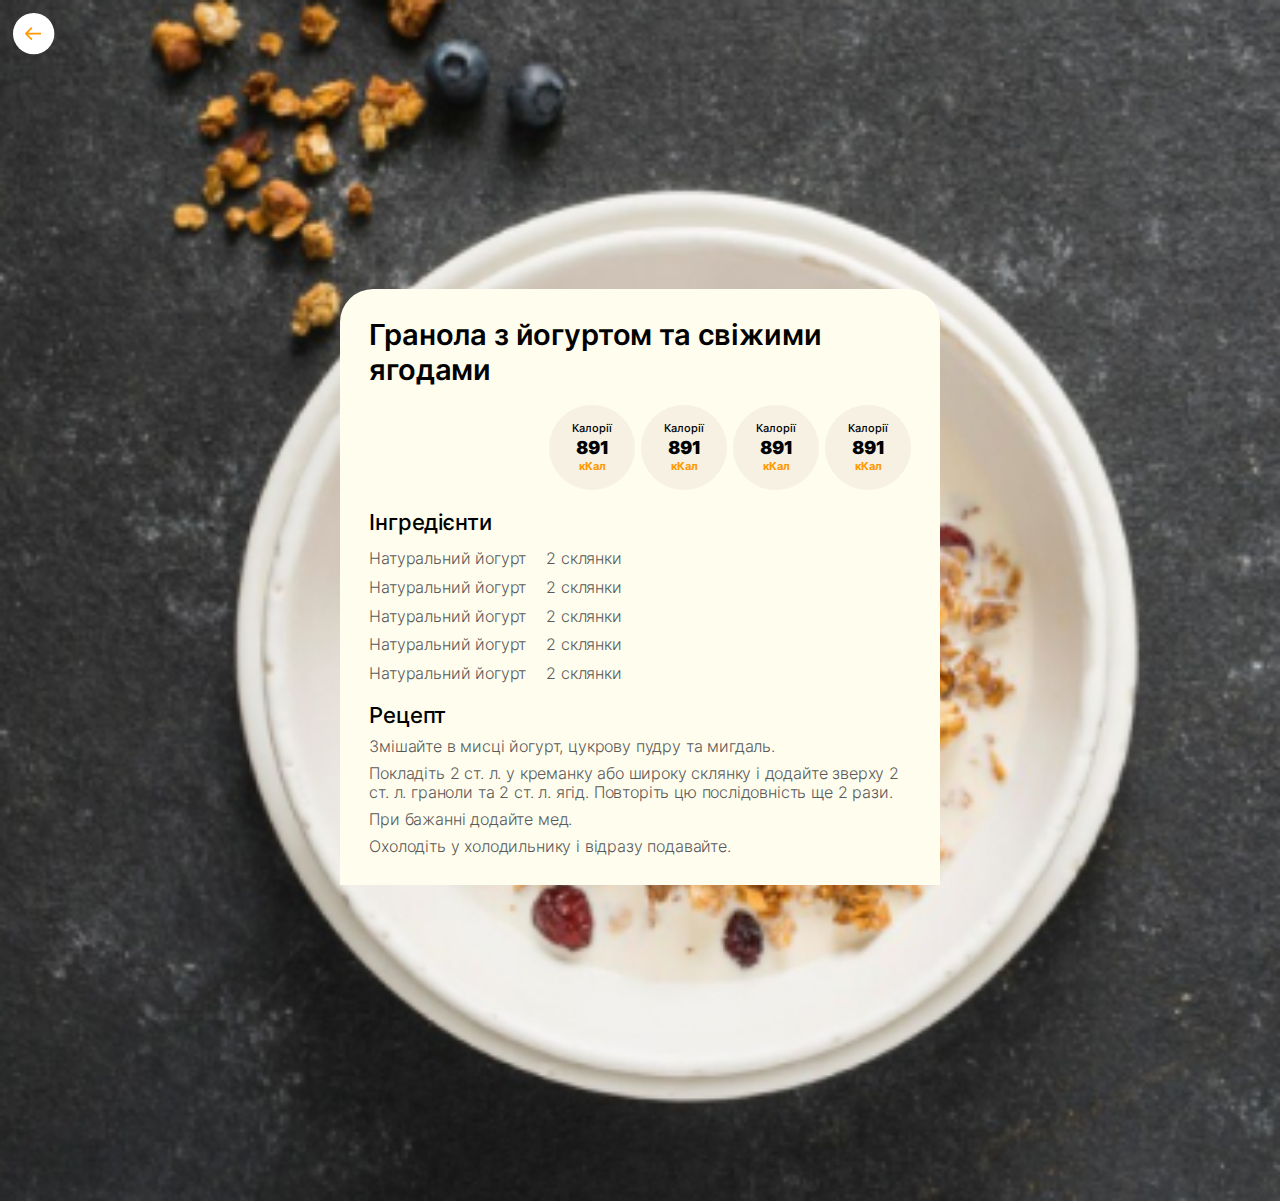
<file: single-food.html>
<!DOCTYPE html>
<html lang="en">
<head>
    <meta charset="UTF-8">
    <meta name="viewport" content="width=device-width, initial-scale=1.0">
    <title>Document</title>
<link rel="stylesheet" href="./css/style.css">
</head>
<body>

    <body>
        <div class="wrapper">
            <div class="background">
                <div class="container background__container">
                    <div class="background__wrapper">
                        <img class="background__img" src="./img/single-food/background.jpg" alt="">
                        <a class="background__link" href="./index.html">
                            <svg class="back-icon" xmlns="http://www.w3.org/2000/svg" width="48" height="48" viewBox="0 0 48 48" fill="none">
                                <circle cx="24" cy="24" r="24" fill="white"/>
                                <path d="M14.2929 23.2929C13.9024 23.6834 13.9024 24.3166 14.2929 24.7071L20.6569 31.0711C21.0474 31.4616 21.6805 31.4616 22.0711 31.0711C22.4616 30.6805 22.4616 30.0474 22.0711 29.6569L16.4142 24L22.0711 18.3431C22.4616 17.9526 22.4616 17.3195 22.0711 16.9289C21.6805 16.5384 21.0474 16.5384 20.6569 16.9289L14.2929 23.2929ZM32.5 23H15V25H32.5V23Z" fill="#FF9900"/>
                              </svg>
                        </a>
                    </div>
                </div>
            </div>
            <main class="main">
                  <section class="about">
                    <div class="container container--single">
                        <div class="about__specs">
                            <h1 class="title">Гранола з йогуртом та свіжими ягодами</h1>
                            <ul class="about__specs-list">
                                <li class="about__specs-list__item">
                                    <span class="about__specs-list__item-value">Калорії</span>
                                    <span class="about__specs-list__item-numb">891</span>
                                    <span class="about__specs-list__item-measure">кКал</span>
                                </li>
                                <li class="about__specs-list__item">
                                    <span class="about__specs-list__item-value">Калорії</span>
                                    <span class="about__specs-list__item-numb">891</span>
                                    <span class="about__specs-list__item-measure">кКал</span>
                                </li>
                                <li class="about__specs-list__item">
                                    <span class="about__specs-list__item-value">Калорії</span>
                                    <span class="about__specs-list__item-numb">891</span>
                                    <span class="about__specs-list__item-measure">кКал</span>
                                </li>
                                <li class="about__specs-list__item">
                                    <span class="about__specs-list__item-value">Калорії</span>
                                    <span class="about__specs-list__item-numb">891</span>
                                    <span class="about__specs-list__item-measure">кКал</span>
                                </li>
                            </ul>
                        </div>
                        <div class="about__ingredients">
                            <h4 class="about__title">
                                Інгредієнти
                            </h4>
                            <ul class="about__ingredients-list">
                                <li class="about__ingredients-list__item">
                                    <span class="about__ingredients-list__item-value">Натуральний йогурт</span>
                                    <span class="about__ingredients-list__item-numb">2 склянки</span>
                                </li>
                                <li class="about__ingredients-list__item">
                                    <span class="about__ingredients-list__item-value">Натуральний йогурт</span>
                                    <span class="about__ingredients-list__item-numb">2 склянки</span>
                                </li>
                                <li class="about__ingredients-list__item">
                                    <span class="about__ingredients-list__item-value">Натуральний йогурт</span>
                                    <span class="about__ingredients-list__item-numb">2 склянки</span>
                                </li>
                                <li class="about__ingredients-list__item">
                                    <span class="about__ingredients-list__item-value">Натуральний йогурт</span>
                                    <span class="about__ingredients-list__item-numb">2 склянки</span>
                                </li>
                                <li class="about__ingredients-list__item">
                                    <span class="about__ingredients-list__item-value">Натуральний йогурт</span>
                                    <span class="about__ingredients-list__item-numb">2 склянки</span>
                                </li>
                            </ul>
                        </div>
                        <div class="about__prescription">
                            <h4 class="about__title">
                                Рецепт
                            </h4>
                            <p>Змішайте в мисці йогурт, цукрову пудру та мигдаль.</p>
                            <p>Покладіть 2 ст. л. у креманку або широку склянку і додайте зверху 2 ст. л. граноли та 2 ст. л. ягід. Повторіть цю послідовність ще 2 рази.</p>
                            <p>При бажанні додайте мед.</p>
                            <p>Охолодіть у холодильнику і відразу подавайте.</p>
                        </div>
                    </div>
                  </section>  
            </main>
        </div>
        <script defer src="./js/single-script.js"></script>
    </body>
    
</body>
</html>
</file>
<file: css/style.css>
/*Обнулення*/
html,
body,
div,
span,
applet,
object,
iframe,
h1,
h2,
h3,
h4,
h5,
h6,
p,
blockquote,
pre,
a,
abbr,
acronym,
address,
big,
cite,
code,
del,
dfn,
em,
font,
img,
ins,
kbd,
q,
s,
samp,
small,
strike,
strong,
sub,
sup,
tt,
var,
b,
u,
i,
center,
dl,
dt,
dd,
ol,
ul,
li,
fieldset,
form,
label,
legend,
table,
caption,
tbody,
tfoot,
thead,
tr,
th,
td {
    margin: 0;
    padding: 0;
    border: 0;
    outline: 0;
    font-size: 100%;
    vertical-align: baseline;
    background: transparent;
}




*{
    box-sizing: border-box;

}


@font-face {
    font-family: 'Inter';
    font-weight: 100;
    font-style: normal;
    src: url('../fonts/Inter-Thin.woff2') format('woff2');
}
@font-face {
    font-family: 'Inter';
    font-weight: 300;
    font-style: normal;
    src: url('../fonts/Inter-Light.woff2') format('woff2');
}


@font-face {
    font-family: 'Inter';
    font-weight: 400;
    font-style: normal;
    src: url('../fonts/Inter-Regular.woff2') format('woff2');
}

@font-face {
    font-family: 'Inter';
    font-weight: 500;
    font-style: normal;
    src: url('../fonts/Inter-Medium.woff2') format('woff2');
}

@font-face {
    font-family: 'Inter';
    font-weight: 600;
    font-style: normal;
    src: url('../fonts/Inter-SemiBold.woff2') format('woff2');
}

@font-face {
    font-family: 'Inter';
    font-weight: 700;
    font-style: normal;
    src: url('../fonts/Inter-Bold.woff2') format('woff2');
}

@font-face {
    font-family: 'Inter';
    font-weight: 800;
    font-style: normal;
    src: url('../fonts/Inter-ExtraBold.woff2') format('woff2');
}

@font-face {
    font-family: 'Inter';
    font-weight: 900;
    font-style: normal;
    src: url('../fonts/Inter-Black.woff2') format('woff2');
}


html {
    font-size: calc(100vw / 1920 * 10);
}
@media (max-width: 1179px) {
    html {
        font-size: calc(100vw / 768 * 10);
    }
   }
@media (max-width: 767px) {
    html {
        font-size: calc(100vw / 500 * 10);
    }
    .main {
        flex: 0;
    }
   }
@media (max-width: 500px) {
    html {
        font-size: calc(100vw / 375 * 10);
    }
   }



a {
    text-decoration: none;
}




.wrapper {
    position: relative;
    min-height: 100%;
    display: flex;
    flex-direction: column;
    max-width: 50rem;
    margin: 0 auto;
}

.main {
    flex: 1 1 auto;
    height: 100vh;
}

ol,
ul {
    list-style: none;
}

blockquote,
q {
    quotes: none;
}

:focus {
    outline: 0;
}

ins {
    text-decoration: none;
}

del {
    text-decoration: line-through;
}

table {
    border-collapse: collapse;
    border-spacing: 0;
}

body {
    font-family: 'Inter', sans-serif;

}


/* body {
    line-height: 1;
    height: 100vh;
    
} */

body {
    line-height: 1;
    min-height: 100vh;
    font-family: 'Inter', sans-serif;
    background-color: #FFFDED;
    min-height: 100vh;
}

  
  html {
    height: 100vh;
  }

.container {
    padding: 0 2rem;
    position: relative;
}

.wrapper {
    display: flex;
    flex-direction: column;
    background-color: #FFFDED;

}

img {
    max-width: 100%;
    object-fit: cover;
    object-position: center;
}




.header__icon{
    cursor: pointer;
}
.header__content{
    display: flex;
    justify-content: space-between;
    align-items: center;
    padding: 1rem 0 0;
}



.daily {
    margin: 1.8rem 0;
}

.daily__content {
    display: flex;
    align-items: stretch;
    justify-content: space-between;
    padding: 0 1.1rem;
}
.daily__content-left {
    display: flex;
    flex-direction: column;
    gap: 1rem;
}

.daily__content-name {
    color: #F90;
font-family: Inter;
font-size: 1.8rem;
font-style: normal;
font-weight: 500;
line-height: normal;
}
.daily__content-value {
    color: #000;
font-family: Inter;
font-size: 1.3rem;
font-style: normal;
font-weight: 400;
line-height: normal;
}

.daily__content-right {
    border-radius: 0.625rem;
    border: 0.0625rem solid #BDBDBD;
    padding: 0 1.6rem;
    background: #FFF;
    display: flex;
    align-items: center;
    justify-content: center;
}
.daily__content-numb {
    color: #F90;
font-family: Inter;
font-size: 2.8rem;
font-style: normal;
font-weight: 900;
line-height: normal;
}
.daily__content-variable {
    color: #F90;
font-family: Inter;
font-size: 1.5rem;
font-style: normal;
font-weight: 600;
line-height: normal;
}




/*swiper*/
.foods__container{
    padding: 0;
}

.foods{
    /* margin-top: 4.5rem; */
    margin-bottom: 4.5rem;
}

.swiper-slide__text-top {
    display: flex;
    flex-direction: column;
    align-items: flex-start;
    margin-bottom: 1.5rem;
}
.swiper-slide__img-wrapper{
    height: 100%;
    width: 100%;

}
.swiper-slide__img-link{
    display: block;
    border-radius: 2rem; 
    overflow: hidden;
    height: 25rem;
    width: 100%;

}
.swiper__slide-img{
    height: 100%;
    width: 100%;
}
.swiper-slide__day {
    color: #000;
font-family: Inter;
font-size: 1.8rem;
font-style: normal;
font-weight: 500;
line-height: 2.2rem; /* 122.222% */
letter-spacing: -0.408px;
text-transform: capitalize;
}
.swiper-slide__date {
    color: #595959;
font-family: Inter;
font-size: 0.875rem;
font-style: normal;
font-weight: 400;
line-height: 1.375rem; /* 157.143% */
letter-spacing: -0.0255rem;
}

.swiper-slide__text-bottom {
    margin-top: 1.5rem;
    display: flex;
    flex-direction: column;
    gap: 0.7rem;
}
.cases__slide-title {
    color: #000;
font-family: Inter;
font-size: 1.8rem;
font-style: normal;
font-weight: 500;
line-height: 118%; /* 21.24px */
letter-spacing: -0.0255rem;
}
.cases__slide-text {
    color: #595959;
font-family: Inter;
font-size: 1.3rem;
font-style: normal;
font-weight: 300;
line-height: 118%; /* 15.34px */
letter-spacing: -0.0255rem;
margin-bottom: 1.5rem;
}
.cases__slide-text__calories {
    color: #F90;
font-family: Inter;
font-size: 1.3rem;
font-style: normal;
font-weight: 600;
line-height: 118%;
letter-spacing: -0.0255rem;
margin-right: auto;
}



/*foter navigation*/

.footer {
    margin-bottom: 1.5rem;
    position: fixed;
    /* right: 0; */
    bottom: 0;
    z-index: 3;
    max-width: 50rem;
    width: 100%;
}
.footer__container{
    position: relative;
}
.footer__navigation-list {
    display: flex;
    justify-content: center;
    flex-wrap: wrap;
    gap: 1rem;

    align-items: stretch;
    /* height: 4.375rem; */
    width: 100%;
}
.footer__navigation-list.active{
    flex-wrap: wrap;
}
.footer__navigation-list__item-link--yet{
    display: none;
}
.footer__navigation-list__item-link--yet.active{
    display: block;
}

.footer__navigation-list__item-link {
    display: block;
transition: all ease .5s;

}
.footer__navigation-list__item-link.hidden{
    position: absolute;
    opacity: 0;
    transform: translateX(-100%);
}
.footer__navigation-list__item-link.active{
    position: relative;
    transition: all ease .4s;
    opacity: 1;
    transform: translateX(0);
}

.footer__navigation-list__item {
    display: flex;
    flex-direction: column;
    align-items: center;
    justify-content: center;
    gap: 1rem;
    border-radius: 1rem;
background: #F90;
padding:  1.3rem 0.3rem 1.3rem 0.3rem;
}
.nav__wrapper.nav--less .swiper-slide {
    width: 7rem!important;
}
.nav--less .swiper-wrapper{
    justify-content: center!important;
}
.nav--less .swiper-slide:last-child{
    margin-right: 0!important;
}
.footer__navigation-list__item-value {
    color: #FFF;
text-align: center;
font-family: Inter;
font-size: 1.1rem;
font-style: normal;
font-weight: 600;
line-height: 0.2rem; /* 200% */
letter-spacing: -0.0255rem;
margin-top: auto;
}





/*single-food*/



.background__container {
    padding: 0;
}
.background__wrapper {
    position: relative;
}
.background__img {
    width: 100%;
    position: absolute;
}
.background__link {
    top: 2rem;
    position: absolute;
    left: 2rem;

}



.about {
    border-radius: 5rem 5rem 0px 0rem;
    background: #FFFDED;
    /* margin-top: 230px; */
    position: relative;
    transition: all ease .1s;
}
.about.scroll-down {
    margin-top: 0;
}

.about.scroll-up {
    margin-top: 3rem;
}
.container--single {
    padding: 4.4rem;
    
}
.about__specs {
    margin-bottom: 3rem;
}
.title {
    color: #000;
font-family: Inter;
font-size: 2rem;
font-style: normal;
font-weight: 600;
line-height: 118%; /* 28.32px */
letter-spacing: -0.0255rem;
margin-bottom: 2.6rem;
}
.about__specs-list {
    display: flex;
    justify-content: space-between;
    gap: 1rem;
}
.about__specs-list__item {
    background-color: rgba(193, 176, 176, 0.15);
    display: flex;
    flex-direction: column;
    align-items: center;
    gap: 0.2rem;
    padding: 1.4rem 2rem;
    border-radius: 50%;
    height: 6.9rem;
    width: 6.9rem;
}
.about__title{
    color: #000;
font-family: Inter;
font-size: 1.8rem;
font-style: normal;
font-weight: 500;
line-height: 118%; /* 21.24px */
letter-spacing: -0.0255rem;
}
.about__specs-list__item-value {
    color: #000;
font-family: Inter;
font-size: 0.9rem;
font-style: normal;
font-weight: 500;
line-height: normal;
}
.about__specs-list__item-numb {
    color: #000;
text-align: center;
font-family: Inter;
font-size: 1.5rem;
font-style: normal;
font-weight: 900;
line-height: normal;
}
.about__specs-list__item-measure {
    color: #F90;
font-family: Inter;
font-size: 1rem;
font-style: normal;
font-weight: 700;
line-height: normal;
}

.about__ingredients-list {
    display: flex;
    flex-direction: column;
    gap: 1.5rem;
    margin-top: 1.9rem;
    margin-bottom: 2.9rem;
}
.about__ingredients-list__item {
 display: flex;
 gap: 3rem;
 color: #595959;
font-family: Inter;
font-size: 1.3rem;
font-style: normal;
font-weight: 300;
line-height: 118%; /* 15.34px */
letter-spacing: -0.0255rem;
}
.about__prescription {
    margin-top: 1.9rem;
    display: flex;
    flex-direction: column;
    gap: 1.25rem;
}
.about__prescription p{
    color: #595959;
    font-family: Inter;
    font-size: 1.3rem;
    font-style: normal;
    font-weight: 300;
    line-height: 118%; /* 15.34px */
    letter-spacing: -0.0255rem;
}
.daily__content--mobile{
    display: none;
} 

 @media (min-width: 768px) {
    /* .swiper-slide__text-top{
        align-items: flex-end;
    } */
    /* .swiper-slide--food{
        width: 49rem!important;
    } */
    .daily__content{
        max-width: 59rem;
        margin: 0 auto;
    }
    .back-icon {
            width: 6.2rem;
            height: 6.2rem;
        }
    .wrapper{
        max-width: 96rem;
        height: 100vh;
    }
    .swiper-slide__img-link{
        height: 35rem;
    }
    /* .swiper-slide{
        width: 49rem!important;
    } */
    /* .swiper__slide-nav{
        width: 10.9rem!important;
         height: 10.9rem!important;
    }
    .footer__navigation-list__item-link{
        width: 10.9rem!important;
         height: 10.9rem!important;
    }
    .footer__navigation-list__item{
        padding: 2.2rem 0;
    } */
    .header__icon{
        width: 13rem;
        height: 6rem;
    }
    .header__icon--settings{
        width: 3.7rem;
height: 3.8rem;
    }
    .nav__wrapper.nav--less .swiper-slide{
        width: 10.9rem!important;

    }
    .swiper__icon{
        /* margin-top: 2rem; */
        width: 4rem;
        height: 3.5rem;
        margin-bottom: 1rem;
    }
    .footer__navigation-list__item-value{
        font-size: 1.7rem;
    }


    .footer{
        max-width: 68rem;
        left: 50%;
        right: 0;
        transform: translateX(-50%);
    }
    
    
    .swiper__slide-nav:last-child{
        margin-right: 0!important;
    }
    .daily__content-name{
        font-size: 3rem;
    }
    .daily{
        margin: 5.1rem 0;
    }
    .daily__content-value{
        font-size: 2.4rem;
    }
    .daily__content-numb{
        font-size: 5.1rem;
    }
    .daily__content-variable{
        font-size: 2.7rem;
    }
    .swiper-slide__day{
        font-size: 3rem;
        margin-bottom: 1rem;
    }
    .swiper-slide__date{
        font-size: 2.5rem;
    }
    .cases__slide-title{
        font-size: 3.3rem;
    }
    .cases__slide-text{
        font-size: 2.3rem;
    }
    .cases__slide-text__calories{
        font-size: 2.7rem;
    }
    /* .wrapper{
        padding-bottom: 22.5rem;
    } */
    .main {
        height: 80vh;
    }
    .about{
        max-width: 65rem;
        margin: 0 auto;
    }
    .title{
        font-size: 4.4rem;
    }
    .about__specs-list{
        justify-content: flex-end;
    }
    .about__specs-list__item{
        width: 12.8rem;
        height: 12.8rem;
    }
    .about__specs-list__item{
        justify-content: center;
    }
    .about__specs-list__item-value{
        font-size: 1.6rem;
    }
    .about__specs-list__item-numb{
        font-size: 2.7rem;
    }
    .about__specs-list__item-measure{
font-size: 1.7rem;
    }
    .about__title{
        font-size: 3.3rem;
    }
    .about__ingredients-list__item{
        font-size: 2.4rem;
    }
    .about__prescription p{
        font-size: 2.4rem;
    }
   }
   @media (min-width: 1000px) {
    
    .wrapper{
        max-width: 194rem;
    }
    /* .foods{
        height: 100vh;
    } */
    .about{
        max-width: 90rem;
    }
    .background__img{
        /* height: 96rem; */
    }
    .main {
        height: 100%;
    }
    /* .container--single{
        height: 100vh;
    } */
    .footer{
        bottom: 0;
    }
    .header__content{
        padding-top: 3.6rem;
    }

   }
   @media (min-width: 1179px) {
    .swiper-slide__img-link{
        height: 40rem;
    }
    .daily__content{
        display: none;
    }
    .header__container{
        display: flex;
        align-items: center;
        padding-top: 3.8rem;
    }
    .daily__content--mobile{
        display: flex;
        margin: 0;
        margin-right: 26.7rem;
        width: 100.9rem;
    }
    .header__content{
        display: flex;
        justify-content: space-between;
        width: 100%;
    }
    .main {
        height: 100vh;
    }
    .footer{
        width: auto;
        max-width: 100%;
    }
   }
   /* @media (min-width: 890px) {
    .footer{
        max-width: 100%;
        display: flex;
        justify-content: center;
    } 

   } */
   
   /*
   @media (max-width: 25.9375rem) {
     .about__specs-list__item{
         padding: 0.575rem 0.89rem;
 
     }
     .about__specs-list__item-value{
         font-size: 0.4688rem;
     }
     .about__specs-list__item-numb{
         font-size: 0.7101rem;
     }
     .about__specs-list__item-measure{
         font-size: 0.4972rem;
 
     }
 
 }
   */
   @media screen and (max-width: 1050px) and (max-height: 1000px) and (orientation: landscape) {
    .header__content{
        padding-top: 1rem;
    }
    .daily {
        margin: 1rem 0;
    }
    .swiper-slide__img-link {
        height: 22rem;
    }
    .header__icon {
        width: 10rem;
        height: 3rem;
    }
    .header__icon--settings {
        width: 2.7rem;
        height: 2.8rem;
    }
    .daily__content-name {
        font-size: 2rem;
    }
    .daily__content-value {
        font-size: 1.7rem;
    }
    .daily__content-numb {
        font-size: 2.1rem;
    }
    .daily__content-variable {
        font-size: 1.7rem;
    }
    .swiper-slide__day {
        font-size: 2rem;
        margin-bottom: 0.5rem;
    }
    .swiper-slide__date {
        font-size: 1.7rem;
    }
    .cases__slide-title {
        font-size: 2rem;
    }
    .cases__slide-text {
        font-size: 1.5rem;

    }
    .cases__slide-text__calories {
        font-size: 1.7rem;

    }
    .swiper-slide__text-bottom{
        margin-top: 1rem;

    }
    .swiper__icon{
        width: 3rem;
        height: 2.5rem;
    }
    .footer{
        margin-bottom: 1rem;
    }
    .cases__slide-text{
        margin-bottom: 0;
    }
    .daily__content-left{
        gap: 0.5rem;
    }
    .footer__navigation-list__item {
        padding: 0.5rem 0.3rem 1.3rem 0.3rem;
    }
    .footer__navigation-list__item{
        gap: 0.5rem;
    }
    .footer__navigation-list__item-value {
        font-size: 1.5rem;
    }
}
</file>
